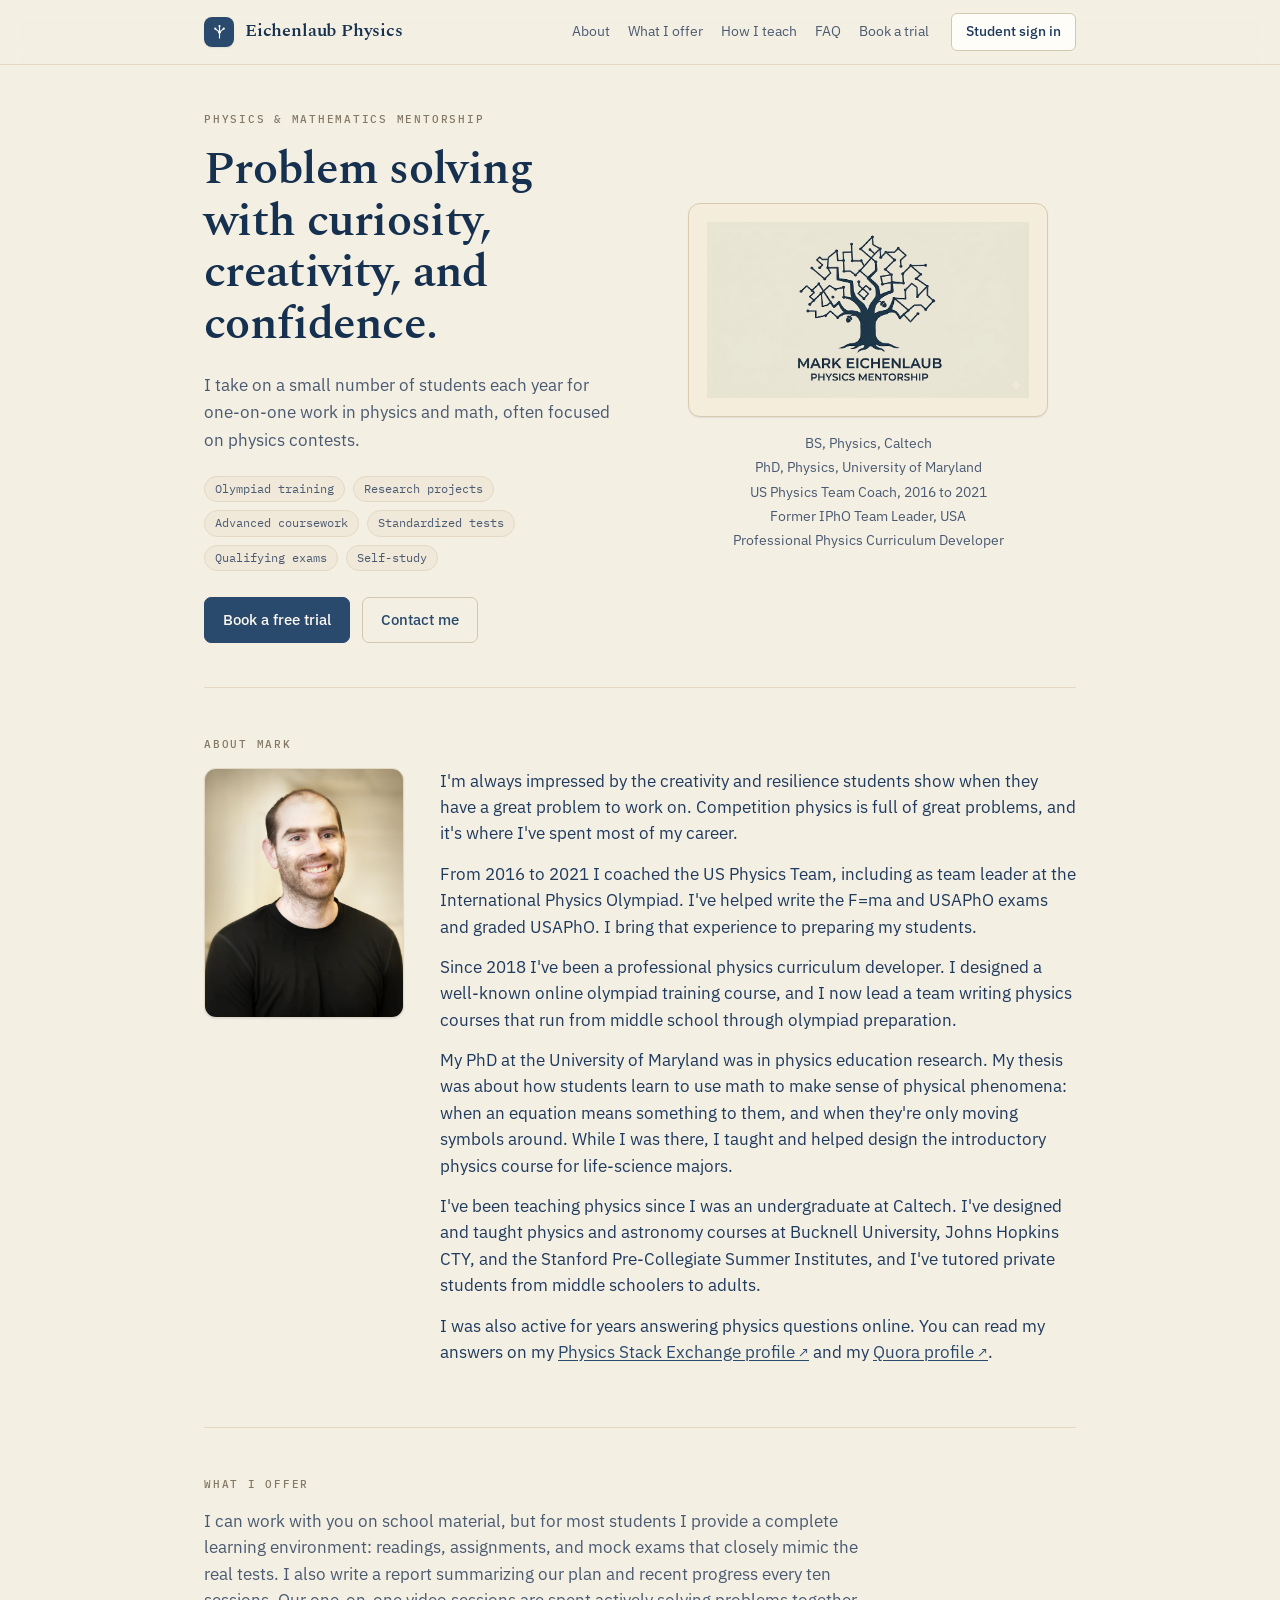
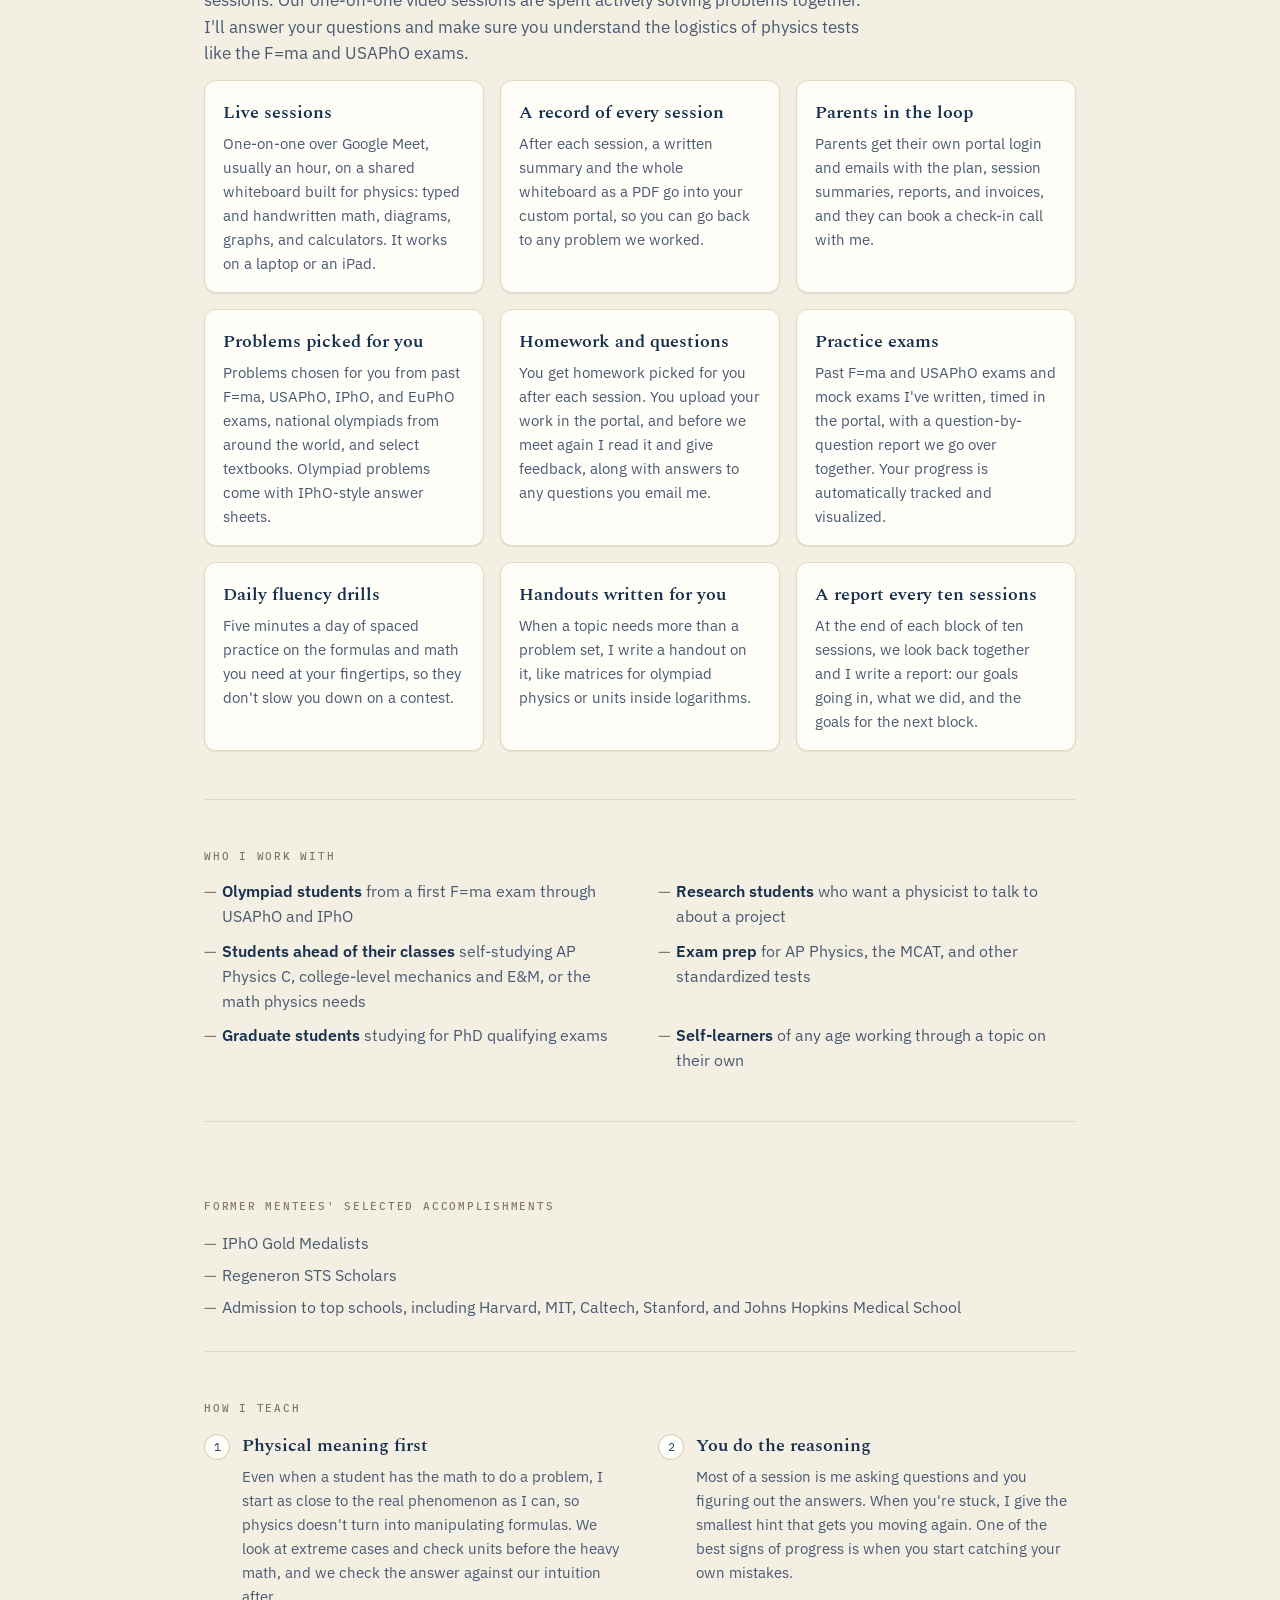
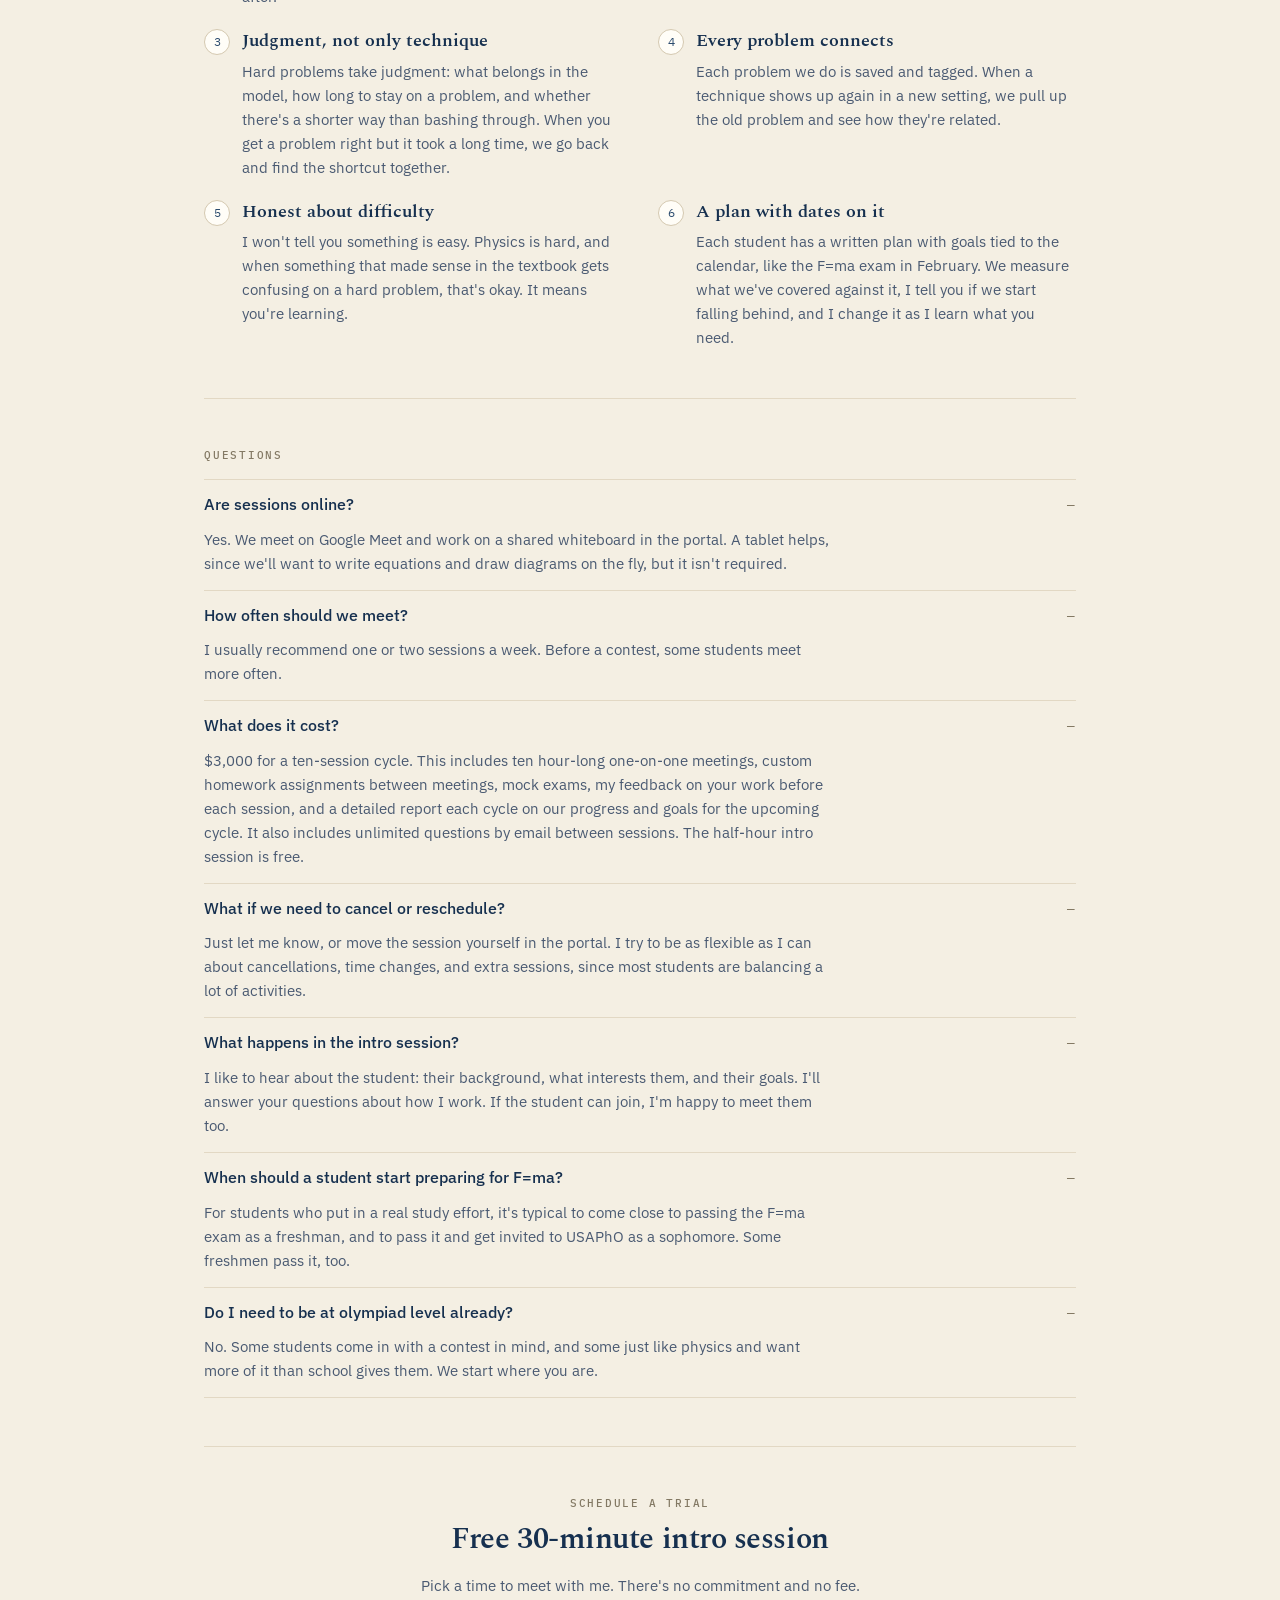
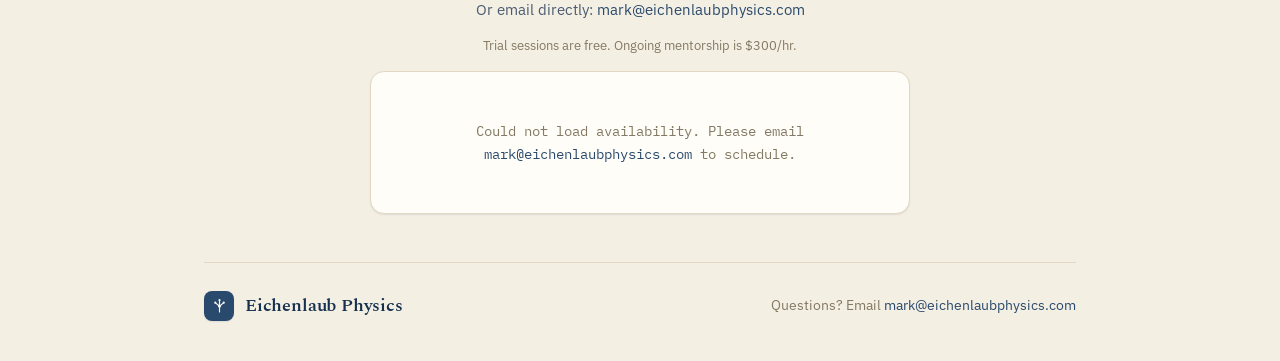
<file: index.html>
<!DOCTYPE html>
<html lang="en">
<head>
  <meta charset="UTF-8" />
  <meta name="viewport" content="width=device-width, initial-scale=1.0" />
  <title>Mark Eichenlaub Physics Mentorship</title>
  <meta name="description" content="Physics and math mentorship for motivated students. Olympiads, advanced coursework, research projects, standardized tests, and self-study." />

  <meta property="og:title" content="Mark Eichenlaub Physics Mentorship" />
  <meta property="og:description" content="Physics and math mentorship for motivated students. Olympiads, advanced coursework, research projects, standardized tests, and self-study." />
  <meta property="og:image" content="/logo.jpg" />
  <meta property="og:type" content="website" />

  <link rel="icon" type="image/jpeg" href="/logo.jpg" />

  <link rel="preconnect" href="https://fonts.googleapis.com" />
  <link rel="preconnect" href="https://fonts.gstatic.com" crossorigin />
  <link href="https://fonts.googleapis.com/css2?family=Spectral:ital,wght@0,400;0,500;0,600;0,700;1,400&family=IBM+Plex+Sans:wght@400;500;600&family=IBM+Plex+Mono:wght@400;500&display=swap" rel="stylesheet" />

  <link rel="stylesheet" href="/styles.css" />
</head>
<body>
  <header class="site-header">
    <div class="wrap header-inner">
      <a class="wordmark" href="/">
        <span class="mark" aria-hidden="true">
          <svg viewBox="0 0 24 24" fill="none" stroke="currentColor" stroke-width="1.6" stroke-linecap="round" stroke-linejoin="round">
            <path d="M12 21 L12 13"></path><path d="M12 13 L6 8"></path><path d="M12 13 L18 8"></path><path d="M12 13 L12 5"></path>
            <circle cx="12" cy="13" r="2.1" fill="currentColor" stroke="none"></circle>
            <circle cx="6" cy="8" r="1.5" fill="currentColor" stroke="none"></circle>
            <circle cx="18" cy="8" r="1.5" fill="currentColor" stroke="none"></circle>
            <circle cx="12" cy="4.4" r="1.5" fill="currentColor" stroke="none"></circle>
          </svg>
        </span>
        <span class="wm-name">Eichenlaub Physics</span>
      </a>
      <div class="header-right">
        <nav class="site-nav">
          <a href="#about">About</a>
          <a href="#what-you-get">What I offer</a>
          <a href="#approach">How I teach</a>
          <a href="#faq">FAQ</a>
          <a href="#book">Book a trial</a>
        </nav>
        <a class="signin-link" href="https://portal.eichenlaubphysics.com">Student sign in</a>
      </div>
    </div>
  </header>

  <main class="wrap">
<div id="page">
<section class="hero" id="top">
<div class="hero-copy">
<p class="eyebrow">Physics & Mathematics Mentorship</p>
<h1>Problem solving with curiosity, creativity, and confidence.</h1>
<p class="hero-lede">I take on a small number of students each year for one-on-one work in physics and math, often focused on physics contests.</p>
<ul class="focus">
<li>Olympiad training</li>
<li>Research projects</li>
<li>Advanced coursework</li>
<li>Standardized tests</li>
<li>Qualifying exams</li>
<li>Self-study</li>
</ul>
<div class="hero-cta">
<a class="btn" href="#book">Book a free trial</a>
<a class="btn ghost" href="mailto:mark@eichenlaubphysics.com">Contact me</a>
</div>
</div>
<div class="hero-logo">
<img alt="Mark Eichenlaub Physics Mentorship" class="logo" src="/logo.jpg">
<ul class="bio-lines">
<li>BS, Physics, Caltech</li>
<li>PhD, Physics, University of Maryland</li>
<li>US Physics Team Coach, 2016 to 2021</li>
<li>Former IPhO Team Leader, USA</li>
<li>Professional Physics Curriculum Developer</li>
</ul>
</div>
</section>

<hr class="rule" />

<section class="section" data-nav="About" id="about">
<p class="eyebrow">About Mark</p>
<div class="about-grid">
<img alt="Mark Eichenlaub" class="portrait" src="/mark.jpg">
<div class="prose"><p>I'm always impressed by the creativity and resilience students show when they have a great problem to work on. Competition physics is full of great problems, and it's where I've spent most of my career.</p><p>From 2016 to 2021 I coached the US Physics Team, including as team leader at the International Physics Olympiad. I've helped write the F=ma and USAPhO exams and graded USAPhO. I bring that experience to preparing my students.</p><p>Since 2018 I've been a professional physics curriculum developer. I designed a well-known online olympiad training course, and I now lead a team writing physics courses that run from middle school through olympiad preparation.</p><p>My PhD at the University of Maryland was in physics education research. My thesis was about how students learn to use math to make sense of physical phenomena: when an equation means something to them, and when they're only moving symbols around. While I was there, I taught and helped design the introductory physics course for life-science majors.</p><p>I've been teaching physics since I was an undergraduate at Caltech. I've designed and taught physics and astronomy courses at Bucknell University, Johns Hopkins CTY, and the Stanford Pre-Collegiate Summer Institutes, and I've tutored private students from middle schoolers to adults.</p><p>I was also active for years answering physics questions online. You can read my answers on my <a class="profile-link" href="https://physics.stackexchange.com/users/74/mark-eichenlaub" rel="noopener" target="_blank">Physics Stack Exchange profile</a> and my <a class="profile-link" href="https://www.quora.com/profile/Mark-Eichenlaub" rel="noopener" target="_blank">Quora profile</a>.</p></div>
</div>
</section>

<hr class="rule" />

<section class="section" data-nav="What I offer" id="what-you-get">
<p class="eyebrow">What I offer</p>
<p class="prose section-lede">I can work with you on school material, but for most students I provide a complete learning environment: readings, assignments, and mock exams that closely mimic the real tests. I also write a report summarizing our plan and recent progress every ten sessions. Our one-on-one video sessions are spent actively solving problems together. I'll answer your questions and make sure you understand the logistics of physics tests like the F=ma and USAPhO exams.</p>
<div class="cards">
<div class="card"><h3>Live sessions</h3><p>One-on-one over Google Meet, usually an hour, on a shared whiteboard built for physics: typed and handwritten math, diagrams, graphs, and calculators. It works on a laptop or an iPad.</p></div>
<div class="card"><h3>A record of every session</h3><p>After each session, a written summary and the whole whiteboard as a PDF go into your custom portal, so you can go back to any problem we worked.</p></div><div class="card"><h3>Parents in the loop</h3><p>Parents get their own portal login and emails with the plan, session summaries, reports, and invoices, and they can book a check-in call with me.</p></div>
<div class="card"><h3>Problems picked for you</h3><p>Problems chosen for you from past F=ma, USAPhO, IPhO, and EuPhO exams, national olympiads from around the world, and select textbooks. Olympiad problems come with IPhO-style answer sheets.</p></div>
<div class="card"><h3>Homework and questions</h3><p>You get homework picked for you after each session. You upload your work in the portal, and before we meet again I read it and give feedback, along with answers to any questions you email me.</p></div>
<div class="card"><h3>Practice exams</h3><p>Past F=ma and USAPhO exams and mock exams I've written, timed in the portal, with a question-by-question report we go over together. Your progress is automatically tracked and visualized.</p></div>
<div class="card"><h3>Daily fluency drills</h3><p>Five minutes a day of spaced practice on the formulas and math you need at your fingertips, so they don't slow you down on a contest.</p></div>
<div class="card"><h3>Handouts written for you</h3><p>When a topic needs more than a problem set, I write a handout on it, like matrices for olympiad physics or units inside logarithms.</p></div>
<div class="card"><h3>A report every ten sessions</h3><p>At the end of each block of ten sessions, we look back together and I write a report: our goals going in, what we did, and the goals for the next block.</p></div>
</div>
</section>

<hr class="rule" />

<section class="section" id="who">
<p class="eyebrow">Who I work with</p>
<ul class="who">
<li><strong>Olympiad students</strong> from a first F=ma exam through USAPhO and IPhO</li>
<li><strong>Research students</strong> who want a physicist to talk to about a project</li>
<li><strong>Students ahead of their classes</strong> self-studying AP Physics C, college-level mechanics and E&M, or the math physics needs</li>
<li><strong>Exam prep</strong> for AP Physics, the MCAT, and other standardized tests</li>
<li><strong>Graduate students</strong> studying for PhD qualifying exams</li>
<li><strong>Self-learners</strong> of any age working through a topic on their own</li>
</ul>
</section>

<hr class="rule" />

<section class="accomplishments" id="accomplishments">
<p class="eyebrow">Former mentees' selected accomplishments</p>
<ul class="accomplishment-list">
<li>IPhO Gold Medalists</li>
<li>Regeneron STS Scholars</li>
<li>Admission to top schools, including Harvard, MIT, Caltech, Stanford, and Johns Hopkins Medical School</li>
</ul>
</section>

<hr class="rule" />

<section class="section" data-nav="How I teach" id="approach">
<p class="eyebrow">How I teach</p>
<ol class="principles">
<li><h3>Physical meaning first</h3><p>Even when a student has the math to do a problem, I start as close to the real phenomenon as I can, so physics doesn't turn into manipulating formulas. We look at extreme cases and check units before the heavy math, and we check the answer against our intuition after.</p></li>
<li><h3>You do the reasoning</h3><p>Most of a session is me asking questions and you figuring out the answers. When you're stuck, I give the smallest hint that gets you moving again. One of the best signs of progress is when you start catching your own mistakes.</p></li>
<li><h3>Judgment, not only technique</h3><p>Hard problems take judgment: what belongs in the model, how long to stay on a problem, and whether there's a shorter way than bashing through. When you get a problem right but it took a long time, we go back and find the shortcut together.</p></li>
<li><h3>Every problem connects</h3><p>Each problem we do is saved and tagged. When a technique shows up again in a new setting, we pull up the old problem and see how they're related.</p></li>
<li><h3>Honest about difficulty</h3><p>I won't tell you something is easy. Physics is hard, and when something that made sense in the textbook gets confusing on a hard problem, that's okay. It means you're learning.</p></li>
<li><h3>A plan with dates on it</h3><p>Each student has a written plan with goals tied to the calendar, like the F=ma exam in February. We measure what we've covered against it, I tell you if we start falling behind, and I change it as I learn what you need.</p></li>
</ol>
</section>

<hr class="rule" />

<section class="section faq" data-nav="FAQ" id="faq">
<p class="eyebrow">Questions</p>
<div class="faq-list"><details open><summary>Are sessions online?</summary><p>Yes. We meet on Google Meet and work on a shared whiteboard in the portal. A tablet helps, since we'll want to write equations and draw diagrams on the fly, but it isn't required.</p></details><details open><summary>How often should we meet?</summary><p>I usually recommend one or two sessions a week. Before a contest, some students meet more often.</p></details><details open><summary>What does it cost?</summary><p>$3,000 for a ten-session cycle. This includes ten hour-long one-on-one meetings, custom homework assignments between meetings, mock exams, my feedback on your work before each session, and a detailed report each cycle on our progress and goals for the upcoming cycle. It also includes unlimited questions by email between sessions. The half-hour intro session is free.</p></details><details open><summary>What if we need to cancel or reschedule?</summary><p>Just let me know, or move the session yourself in the portal. I try to be as flexible as I can about cancellations, time changes, and extra sessions, since most students are balancing a lot of activities.</p></details><details open><summary>What happens in the intro session?</summary><p>I like to hear about the student: their background, what interests them, and their goals. I'll answer your questions about how I work. If the student can join, I'm happy to meet them too.</p></details><details open><summary>When should a student start preparing for F=ma?</summary><p>For students who put in a real study effort, it's typical to come close to passing the F=ma exam as a freshman, and to pass it and get invited to USAPhO as a sophomore. Some freshmen pass it, too.</p></details><details open><summary>Do I need to be at olympiad level already?</summary><p>No. Some students come in with a contest in mind, and some just like physics and want more of it than school gives them. We start where you are.</p></details></div></section>

<hr class="rule" />

<section class="booking section" data-nav="Book a trial" id="book">
<p class="eyebrow center">Schedule a Trial</p>
<h2>Free 30-minute intro session</h2>
<p class="booking-sub">Pick a time to meet with me. There's no commitment and no fee.<br>
        Or email directly: <a href="mailto:mark@eichenlaubphysics.com">mark@eichenlaubphysics.com</a></p>
<p class="rate-note">Trial sessions are free. Ongoing mentorship is $300/hr.</p>
<div class="trial-widget" id="trial-booking"></div>
</section>
</div>

    <footer>
      <a class="wordmark" href="/">
        <span class="mark" aria-hidden="true">
          <svg viewBox="0 0 24 24" fill="none" stroke="currentColor" stroke-width="1.6" stroke-linecap="round" stroke-linejoin="round">
            <path d="M12 21 L12 13"></path><path d="M12 13 L6 8"></path><path d="M12 13 L18 8"></path><path d="M12 13 L12 5"></path>
            <circle cx="12" cy="13" r="2.1" fill="currentColor" stroke="none"></circle>
            <circle cx="6" cy="8" r="1.5" fill="currentColor" stroke="none"></circle>
            <circle cx="18" cy="8" r="1.5" fill="currentColor" stroke="none"></circle>
            <circle cx="12" cy="4.4" r="1.5" fill="currentColor" stroke="none"></circle>
          </svg>
        </span>
        <span class="wm-name">Eichenlaub Physics</span>
      </a>
      <p>Questions? Email <a href="mailto:mark@eichenlaubphysics.com">mark@eichenlaubphysics.com</a></p>
    </footer>
  </main>
  <script>
  (function () {
    const SB_URL = 'https://nxvtaxbntqhcfqtazbnt.supabase.co'
    const SB_KEY = 'sb_publishable_51M6zUC11pz8fIPkCvi4WQ_owCE99pB'
    const TZ = 'America/Los_Angeles'
    const MONTHS = ['January','February','March','April','May','June','July','August','September','October','November','December']
    const DAYS = ['Su','Mo','Tu','We','Th','Fr','Sa']

    const root = document.getElementById('trial-booking')
    let allSlots = []       // ISO strings
    let year, month         // currently displayed month
    let selectedDate = null // 'YYYY-MM-DD'
    let selectedSlot = null // ISO string
    let submitting = false

    function toLocalDate(iso) {
      return new Date(iso).toLocaleDateString('en-CA', { timeZone: TZ })
    }
    function fmtTime(iso) {
      return new Date(iso).toLocaleTimeString('en-US', { hour: 'numeric', minute: '2-digit', timeZone: TZ })
    }
    function fmtFullDate(dateStr) {
      const d = new Date(dateStr + 'T12:00:00Z')
      return d.toLocaleDateString('en-US', { weekday: 'long', month: 'long', day: 'numeric', timeZone: TZ })
    }
    function dateKey(iso) { return toLocalDate(iso) }

    function slotsByDate() {
      const map = {}
      for (const s of allSlots) {
        const k = dateKey(s)
        if (!map[k]) map[k] = []
        map[k].push(s)
      }
      return map
    }

    function render() {
      const map = slotsByDate()
      const today = new Date().toLocaleDateString('en-CA', { timeZone: TZ })
      const firstDay = new Date(year, month, 1).getDay()
      const daysInMonth = new Date(year, month + 1, 0).getDate()

      const slotsForDay = selectedDate ? (map[selectedDate] || []) : []

      let html = '<div class="trial-cal">'
      html += '<div class="trial-cal-header">'
      const prevDisabled = (year < new Date().getFullYear() || (year === new Date().getFullYear() && month <= new Date().getMonth())) ? 'disabled' : ''
      html += '<button class="trial-cal-nav" id="tcal-prev" ' + prevDisabled + '>&#8249;</button>'
      html += '<span>' + MONTHS[month] + ' ' + year + '</span>'
      html += '<button class="trial-cal-nav" id="tcal-next">&#8250;</button>'
      html += '</div>'
      html += '<div class="trial-dow-row">' + DAYS.map(d => '<div class="trial-dow">' + d + '</div>').join('') + '</div>'
      html += '<div class="trial-grid">'
      for (let i = 0; i < firstDay; i++) html += '<div class="trial-day other-month"></div>'
      for (let d = 1; d <= daysInMonth; d++) {
        const key = year + '-' + String(month + 1).padStart(2, '0') + '-' + String(d).padStart(2, '0')
        const isPast = key < today
        const hasSlots = !!map[key]
        const isSel = key === selectedDate
        let cls = 'trial-day'
        if (isPast) cls += ' past'
        else if (hasSlots) cls += ' has-slots'
        else cls += ' other-month'
        if (isSel) cls += ' selected'
        const dot = hasSlots && !isPast ? '<span class="trial-dot"></span>' : ''
        const click = hasSlots && !isPast ? ' data-date="' + key + '"' : ''
        html += '<div class="' + cls + '"' + click + '>' + d + dot + '</div>'
      }
      html += '</div></div>'

      if (selectedDate && slotsForDay.length > 0) {
        html += '<div class="trial-slots-section">'
        html += '<p class="trial-slots-label">' + fmtFullDate(selectedDate) + '</p>'
        html += '<div class="trial-slots">'
        for (const s of slotsForDay) {
          const isSel = s === selectedSlot
          html += '<button class="trial-slot' + (isSel ? ' selected' : '') + '" data-slot="' + s + '">' + fmtTime(s) + ' PT</button>'
        }
        html += '</div></div>'
      }

      if (selectedSlot) {
        html += '<div class="trial-form-section">'
        html += '<p class="trial-form-title">Confirm your session</p>'
        html += '<form id="trial-form">'
        html += '<div class="trial-field"><label>Your name</label><input name="name" required placeholder="Full name" autocomplete="name" /></div>'
        html += '<div class="trial-field"><label>Email</label><input name="email" type="email" required placeholder="you@example.com" autocomplete="email" /></div>'
        html += '<div class="trial-field"><label>About you <span style="font-weight:400;color:var(--muted)">(optional)</span></label><textarea name="notes" placeholder="What are you hoping to work on? Current level, goals, any context…"></textarea></div>'
        html += '<button class="trial-submit" type="submit"' + (submitting ? ' disabled' : '') + '>' + (submitting ? 'Booking…' : 'Book session') + '</button>'
        html += '<div id="trial-form-error" class="trial-error"></div>'
        html += '</form></div>'
      }

      root.innerHTML = html
      document.getElementById('tcal-prev')?.addEventListener('click', () => { if (month === 0) { month = 11; year-- } else month--; selectedDate = null; selectedSlot = null; render() })
      document.getElementById('tcal-next')?.addEventListener('click', () => { if (month === 11) { month = 0; year++ } else month++; selectedDate = null; selectedSlot = null; render() })
      root.querySelectorAll('[data-date]').forEach(el => el.addEventListener('click', () => { selectedDate = el.dataset.date; selectedSlot = null; render() }))
      root.querySelectorAll('[data-slot]').forEach(el => el.addEventListener('click', () => { selectedSlot = el.dataset.slot; render() }))
      document.getElementById('trial-form')?.addEventListener('submit', handleSubmit)
    }

    async function handleSubmit(e) {
      e.preventDefault()
      if (submitting) return
      submitting = true
      render()
      const fd = new FormData(e.target)
      try {
        const resp = await fetch(SB_URL + '/functions/v1/book-trial', {
          method: 'POST',
          headers: { 'apikey': SB_KEY, 'Content-Type': 'application/json' },
          body: JSON.stringify({ slot: selectedSlot, name: fd.get('name'), email: fd.get('email'), notes: fd.get('notes') || '' })
        })
        const data = await resp.json()
        if (!resp.ok) throw new Error(data.error || 'Booking failed')
        root.innerHTML = '<div class="trial-success"><div class="trial-success-icon">✓</div><h3>You\'re booked!</h3><p>A calendar invite is on its way to ' + fd.get('email') + '.<br>Mark will be in touch before your session.</p></div>'
      } catch (err) {
        submitting = false
        render()
        const errEl = document.getElementById('trial-form-error')
        if (errEl) errEl.textContent = err.message || 'Something went wrong — try again or email mark@eichenlaubphysics.com'
      }
    }

    async function init() {
      root.innerHTML = '<div class="trial-loading">Loading availability…</div>'
      const now = new Date()
      year = now.getFullYear()
      month = now.getMonth()
      const from = now.toLocaleDateString('en-CA', { timeZone: TZ })
      const future = new Date(now)
      future.setDate(future.getDate() + 60)
      const to = future.toLocaleDateString('en-CA', { timeZone: TZ })
      try {
        const resp = await fetch(SB_URL + '/functions/v1/get-trial-availability', {
          method: 'POST',
          headers: { 'apikey': SB_KEY, 'Content-Type': 'application/json' },
          body: JSON.stringify({ from, to })
        })
        const data = await resp.json()
        allSlots = data.slots || []
      } catch (e) {
        root.innerHTML = '<div class="trial-loading">Could not load availability. Please email <a href="mailto:mark@eichenlaubphysics.com">mark@eichenlaubphysics.com</a> to schedule.</div>'
        return
      }
      render()
    }

    init()
  })()
  </script>


</body>
</html>
</file>
<file: styles.css>
/* ============================================================
   Eichenlaub Physics — booking site
   Unified brand: warm cream + navy, Spectral / IBM Plex Sans.
   ============================================================ */
:root {
  --bg:          #f4efe3;
  --surface:     #fffdf7;
  --surface-2:   #f0e9da;
  --ink:         #1f3a5f;
  --ink-strong:  #16304f;
  --ink-soft:    #4a5a72;
  --muted:       #837964;
  --rule:        #e2d8c4;
  --rule-strong: #d3c7af;
  --accent:      #2a4a6d;
  --accent-ink:  #fbf8f0;
  --accent-soft: #e4ebf2;

  --font-display: 'Spectral', Georgia, serif;
  --font-ui: 'IBM Plex Sans', system-ui, -apple-system, sans-serif;
  --font-mono: 'IBM Plex Mono', ui-monospace, monospace;

  --max-width: 920px;
  --shadow-sm: 0 1px 2px rgba(31,58,95,.06), 0 1px 1px rgba(31,58,95,.04);
}

* { box-sizing: border-box; }

html, body {
  margin: 0; padding: 0;
  background: var(--bg);
  color: var(--ink);
  font-family: var(--font-ui);
  font-size: 16px;
  line-height: 1.6;
  -webkit-font-smoothing: antialiased;
  text-rendering: optimizeLegibility;
}

h1, h2 { font-family: var(--font-display); font-weight: 600; color: var(--ink-strong); line-height: 1.12; letter-spacing: -0.015em; margin: 0; }
a { color: var(--accent); text-decoration: none; }
a:hover { text-decoration: underline; text-underline-offset: 2px; }

.wrap { max-width: var(--max-width); margin: 0 auto; padding: 0 24px; }

.eyebrow {
  font-family: var(--font-mono);
  font-size: 11px; letter-spacing: 0.16em; text-transform: uppercase;
  color: var(--muted); font-weight: 500; margin: 0 0 16px;
}
.eyebrow.center { text-align: center; margin-bottom: 10px; }

/* ---- Header -------------------------------------------------- */
.site-header {
  position: sticky; top: 0; z-index: 10;
  background: color-mix(in srgb, var(--bg) 88%, transparent);
  backdrop-filter: blur(8px);
  border-bottom: 1px solid var(--rule);
}
.header-inner { display: flex; align-items: center; justify-content: space-between; padding-top: 13px; padding-bottom: 13px; }
.wordmark { display: inline-flex; align-items: center; gap: 11px; }
.wordmark:hover { text-decoration: none; }
.wordmark .mark {
  width: 30px; height: 30px; flex-shrink: 0; border-radius: 8px;
  background: var(--accent); color: var(--accent-ink);
  display: grid; place-items: center; box-shadow: var(--shadow-sm);
}
.wordmark .mark svg { width: 17px; height: 17px; display: block; }
.wm-name { font-family: var(--font-display); font-weight: 600; font-size: 18px; color: var(--ink-strong); letter-spacing: -0.01em; }
.signin-link {
  font-size: 13.5px; font-weight: 500; color: var(--ink); padding: 7px 14px;
  border: 1px solid var(--rule-strong); border-radius: 6px; background: var(--surface);
  transition: background .15s, border-color .15s; white-space: nowrap;
}
.signin-link:hover { background: var(--surface-2); border-color: var(--muted); text-decoration: none; }

/* ---- Hero ---------------------------------------------------- */
.hero {
  display: grid; grid-template-columns: 1fr 1fr; gap: 40px; align-items: center;
  padding: 46px 0 36px;
}
.hero h1 { font-size: clamp(30px, 4.4vw, 46px); margin-bottom: 22px; }
.focus { list-style: none; margin: 0; padding: 0; display: flex; flex-wrap: wrap; gap: 8px; }
.focus li {
  font-family: var(--font-mono); font-size: 11.5px; color: var(--ink-soft);
  background: var(--surface-2); border: 1px solid var(--rule);
  padding: 3px 10px; border-radius: 100px; white-space: nowrap;
}
.hero-logo { display: grid; place-items: center; }
.hero-logo .logo {
  width: 100%; max-width: 360px; display: block; border-radius: 12px;
  background: var(--surface); padding: 18px;
  border: 1px solid var(--rule); box-shadow: var(--shadow-sm);
  mix-blend-mode: multiply;
}

.rule { height: 1px; background: var(--rule); border: none; margin: 8px 0 40px; }

/* ---- Bio lines (under logo) ---------------------------------- */
.bio-lines {
  list-style: none; margin: 16px 0 0; padding: 0;
  display: flex; flex-direction: column; gap: 4px;
  text-align: center;
}
.bio-lines li {
  font-family: var(--font-ui); font-size: 13.5px;
  color: var(--ink-soft); line-height: 1.5;
}

/* ---- Accomplishments ----------------------------------------- */
.accomplishments { padding: 36px 0 24px; }
.accomplishment-list {
  list-style: none; margin: 0; padding: 0;
  display: flex; flex-direction: column; gap: 8px;
}
.accomplishment-list li {
  font-size: 16px; color: var(--ink-soft); line-height: 1.5;
  padding-left: 18px; position: relative;
}
.accomplishment-list li::before {
  content: "—"; position: absolute; left: 0; color: var(--muted);
}

/* ---- Booking ------------------------------------------------- */
.booking { padding-bottom: 72px; }
.booking h2 { font-size: 30px; text-align: center; margin-bottom: 8px; }
.booking-sub { text-align: center; color: var(--ink-soft); font-size: 15px; margin: 0 0 26px; }
.rate-note { text-align: center; color: var(--muted); font-size: 13px; margin: -14px 0 26px; }

/* ---- Trial booking widget ------------------------------------ */
.trial-widget {
  max-width: 540px; margin: 0 auto;
  background: var(--surface); border: 1px solid var(--rule);
  border-radius: 14px; box-shadow: var(--shadow-sm); overflow: hidden;
}
.trial-loading {
  padding: 48px 24px; text-align: center;
  color: var(--muted); font-size: 14px; font-family: var(--font-mono);
}
.trial-cal { padding: 24px 24px 16px; }
.trial-cal-header {
  display: flex; align-items: center; justify-content: space-between;
  margin-bottom: 18px;
}
.trial-cal-header span {
  font-family: var(--font-display); font-weight: 600;
  font-size: 17px; color: var(--ink-strong);
}
.trial-cal-nav {
  background: none; border: 1px solid var(--rule); border-radius: 6px;
  width: 30px; height: 30px; cursor: pointer; display: grid; place-items: center;
  color: var(--ink-soft); font-size: 15px; padding: 0;
  transition: background .12s, border-color .12s;
}
.trial-cal-nav:hover { background: var(--surface-2); border-color: var(--muted); }
.trial-cal-nav:disabled { opacity: .3; cursor: default; }
.trial-dow-row {
  display: grid; grid-template-columns: repeat(7, 1fr);
  margin-bottom: 6px;
}
.trial-dow {
  text-align: center; font-family: var(--font-mono);
  font-size: 10px; letter-spacing: .08em; text-transform: uppercase;
  color: var(--muted); padding: 4px 0;
}
.trial-grid { display: grid; grid-template-columns: repeat(7, 1fr); gap: 2px; }
.trial-day {
  aspect-ratio: 1; display: flex; flex-direction: column;
  align-items: center; justify-content: center; border-radius: 6px;
  font-size: 13px; color: var(--ink-soft); position: relative;
  cursor: default; user-select: none;
}
.trial-day.other-month { color: var(--rule-strong); }
.trial-day.past { color: var(--rule-strong); }
.trial-day.has-slots {
  cursor: pointer; color: var(--ink);
  background: var(--surface-2); border: 1px solid var(--rule);
}
.trial-day.has-slots:hover { background: var(--accent-soft); border-color: var(--accent); }
.trial-day.selected {
  background: var(--accent) !important; color: var(--accent-ink) !important;
  border-color: var(--accent) !important; font-weight: 600;
}
.trial-dot {
  width: 4px; height: 4px; border-radius: 50%;
  background: var(--accent); margin-top: 2px;
}
.trial-day.selected .trial-dot { background: var(--accent-ink); opacity: .7; }
.trial-slots-section {
  border-top: 1px solid var(--rule);
  padding: 18px 24px 22px;
}
.trial-slots-label {
  font-family: var(--font-mono); font-size: 11px; letter-spacing: .12em;
  text-transform: uppercase; color: var(--muted); margin: 0 0 12px;
}
.trial-slots { display: flex; flex-wrap: wrap; gap: 8px; }
.trial-slot {
  font-size: 13px; padding: 6px 14px; border-radius: 6px;
  border: 1px solid var(--rule); background: var(--surface-2);
  color: var(--ink); cursor: pointer; font-family: var(--font-ui);
  transition: background .12s, border-color .12s;
}
.trial-slot:hover { background: var(--accent-soft); border-color: var(--accent); }
.trial-slot.selected {
  background: var(--accent); color: var(--accent-ink);
  border-color: var(--accent); font-weight: 500;
}
.trial-form-section {
  border-top: 1px solid var(--rule);
  padding: 18px 24px 22px;
}
.trial-form-title {
  font-family: var(--font-display); font-weight: 600; font-size: 15px;
  color: var(--ink-strong); margin: 0 0 14px;
}
.trial-field { margin-bottom: 12px; }
.trial-field label {
  display: block; font-size: 12px; font-weight: 500;
  color: var(--ink-soft); margin-bottom: 4px;
}
.trial-field input, .trial-field textarea {
  width: 100%; padding: 8px 11px; border-radius: 6px;
  border: 1px solid var(--rule); background: var(--bg);
  font-family: var(--font-ui); font-size: 14px; color: var(--ink);
  outline: none; transition: border-color .12s;
}
.trial-field input:focus, .trial-field textarea:focus {
  border-color: var(--accent);
}
.trial-field textarea { resize: vertical; min-height: 72px; }
.trial-submit {
  width: 100%; padding: 10px; border-radius: 7px;
  background: var(--accent); color: var(--accent-ink);
  border: none; font-family: var(--font-ui); font-size: 15px;
  font-weight: 500; cursor: pointer; margin-top: 4px;
  transition: opacity .12s;
}
.trial-submit:hover { opacity: .88; }
.trial-submit:disabled { opacity: .5; cursor: default; }
.trial-error { font-size: 13px; color: #c0392b; margin-top: 8px; }
.trial-success { padding: 40px 24px; text-align: center; }
.trial-success-icon { font-size: 36px; margin-bottom: 12px; }
.trial-success h3 {
  font-family: var(--font-display); font-size: 20px;
  color: var(--ink-strong); margin: 0 0 8px;
}
.trial-success p { color: var(--ink-soft); font-size: 14px; margin: 0; }

/* ---- Footer -------------------------------------------------- */
footer {
  margin-top: 8px; padding: 28px 0 40px;
  border-top: 1px solid var(--rule);
  display: flex; align-items: center; justify-content: space-between;
  flex-wrap: wrap; gap: 12px;
}
footer p { color: var(--muted); font-size: 13.5px; margin: 0; }

/* ---- Responsive ---------------------------------------------- */
@media (max-width: 760px) {
  .hero { grid-template-columns: 1fr; gap: 26px; padding: 32px 0 28px; }
  .hero-logo { order: -1; }
  .hero-logo .logo { max-width: 300px; }
  .booking h2 { font-size: 26px; }
}

/* ============================================================
   Expanded page: nav, about, approach, what you get, FAQ.
   Each section stands alone; .slot blocks stay hidden until
   real material (testimonials, photo) exists.
   ============================================================ */
.header-right { display: flex; align-items: center; gap: 22px; }
.site-nav { display: flex; gap: 18px; }
.site-nav a { font-size: 13.5px; color: var(--ink-soft); }
.site-nav a:hover { color: var(--ink-strong); }

.hero-lede { font-size: 17px; color: var(--ink-soft); margin: 0 0 22px; max-width: 34em; }
.hero-cta { display: flex; gap: 12px; flex-wrap: wrap; margin-top: 26px; }
.btn {
  display: inline-block; font-size: 15px; font-weight: 500; padding: 10px 18px;
  border-radius: 7px; border: 1px solid var(--accent);
  background: var(--accent); color: var(--accent-ink);
}
.btn:hover { text-decoration: none; opacity: .9; }
.btn.ghost { background: transparent; color: var(--accent); border-color: var(--rule-strong); }
.btn.ghost:hover { background: var(--surface-2); }

.section { padding: 8px 0 40px; scroll-margin-top: 70px; }
.section h2 { font-size: 30px; margin-bottom: 18px; }
.section p { margin: 0 0 14px; }
.prose { max-width: 40em; font-size: 16.5px; color: var(--ink); }
.prose p { margin: 0 0 14px; }

/* About: photo beside text */
.about-grid { display: grid; grid-template-columns: 200px 1fr; gap: 36px; align-items: start; }
.portrait {
  width: 200px; aspect-ratio: 4 / 5; border-radius: 12px; object-fit: cover;
  background: var(--surface-2); border: 1px solid var(--rule); box-shadow: var(--shadow-sm);
}
.about-grid.no-photo { grid-template-columns: 1fr; }
.about-grid.no-photo .portrait { display: none; }

/* Approach: short numbered principles */
.principles { list-style: none; margin: 6px 0 0; padding: 0; display: grid; grid-template-columns: 1fr 1fr; gap: 18px 36px; counter-reset: p; }
.principles li { counter-increment: p; position: relative; padding-left: 38px; }
.principles li::before {
  content: counter(p); position: absolute; left: 0; top: 2px;
  font-family: var(--font-mono); font-size: 12px; color: var(--accent);
  width: 24px; height: 24px; border-radius: 50%; border: 1px solid var(--rule-strong);
  display: grid; place-items: center; background: var(--surface);
}
.principles h3, .cards h3 { font-family: var(--font-display); font-size: 18px; font-weight: 600; color: var(--ink-strong); margin: 0 0 4px; }
.principles p, .cards p { font-size: 15px; color: var(--ink-soft); margin: 0; }

/* What you get: cards */
.cards { display: grid; grid-template-columns: repeat(3, 1fr); gap: 16px; margin-top: 6px; }
.card {
  background: var(--surface); border: 1px solid var(--rule); border-radius: 12px;
  padding: 18px 18px 16px; box-shadow: var(--shadow-sm);
}
.card .k { font-family: var(--font-mono); font-size: 10.5px; letter-spacing: .14em; text-transform: uppercase; color: var(--muted); margin: 0 0 8px; }

/* Who it's for */
.who { display: grid; grid-template-columns: 1fr 1fr; gap: 10px 36px; list-style: none; margin: 0; padding: 0; }
.who li { font-size: 15.5px; color: var(--ink-soft); padding-left: 18px; position: relative; }
.who li::before { content: "—"; position: absolute; left: 0; color: var(--muted); }
.who strong { color: var(--ink-strong); font-weight: 600; }

/* FAQ */
.faq details { border-top: 1px solid var(--rule); padding: 12px 0; }
.faq details:last-child { border-bottom: 1px solid var(--rule); }
.faq summary { cursor: pointer; font-weight: 500; color: var(--ink-strong); list-style: none; display: flex; justify-content: space-between; gap: 16px; }
.faq summary::-webkit-details-marker { display: none; }
.faq summary::after { content: "+"; font-family: var(--font-mono); color: var(--muted); }
.faq details[open] summary::after { content: "−"; }
.faq details p { margin: 10px 0 2px; color: var(--ink-soft); font-size: 15px; max-width: 42em; }

/* Testimonials: hidden until there are real ones */
.quotes { display: grid; grid-template-columns: 1fr 1fr; gap: 16px; }
.quote { background: var(--surface); border: 1px solid var(--rule); border-radius: 12px; padding: 18px 20px; margin: 0; }
.quote p { font-family: var(--font-display); font-size: 17px; font-style: italic; color: var(--ink-strong); margin: 0 0 10px; }
.quote cite { font-style: normal; font-size: 13px; color: var(--muted); }
.slot[hidden] { display: none; }

@media (max-width: 760px) {
  .site-nav { display: none; }
  .about-grid { grid-template-columns: 1fr; }
  .portrait { width: 160px; }
  .principles, .cards, .who, .quotes { grid-template-columns: 1fr; }
  .section h2 { font-size: 26px; }
}
.section-lede { color: var(--ink-soft); margin: -6px 0 22px; }
.hero-contact { margin: 14px 0 0; font-size: 14px; color: var(--ink-soft); }
.prose a, .hero-contact a { text-decoration: underline; text-underline-offset: 2px; }
.profile-link::after { content: " \2197"; font-size: .85em; }
</file>
